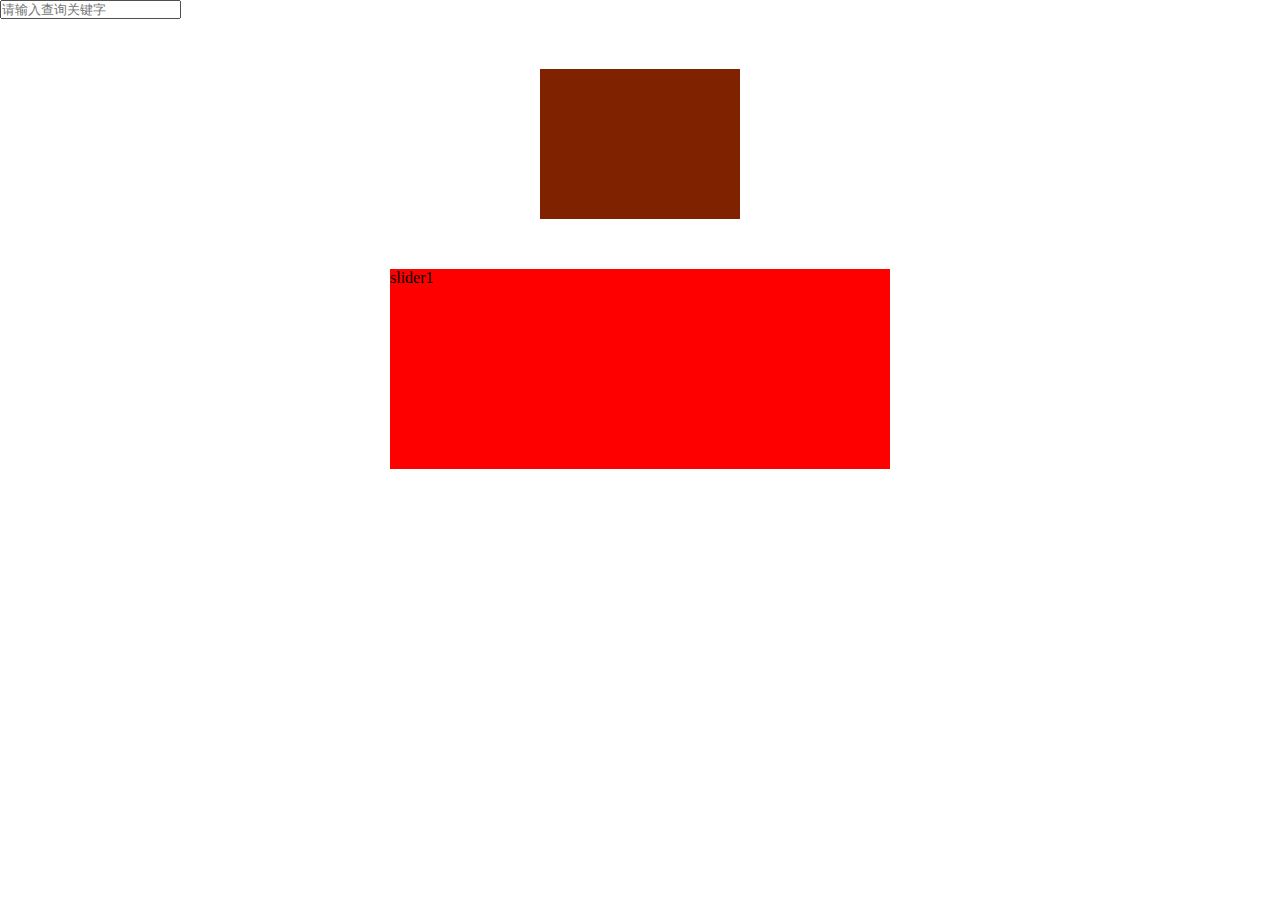
<file: requireJS/index.html>
<!DOCTYPE html>
<html>
	<head>
		<meta charset="utf-8" />
		<title>yintao222233333</title>
	</head>
	<style type="text/css">
		* {
			margin: 0;
			padding: 0;
		}
		html,
		body {
			width: 100%;
			height: 100%;
		}
		.box {
			margin: 50px auto;
			width: 200px;
			height: 150px;
			background-color: #f40;
			position: relative;
			overflow: hidden;
		}
		
		.box .cover {
			position: absolute;
			width: 200px;
			height: 150px;
			left: 0;
			top: 0;
			background: rgba(0, 0, 0, 0.5);
		}
	</style>
	<link rel="stylesheet" href="css/idangerous.swiper.css" />
	<link rel="stylesheet" type="text/css" href="css/jquery-ui.css"/>
	<script data-main="index.js" src="js/require.js"></script>
	
	<body>
		<input type="text" name="search" id="search" placeholder="请输入查询关键字" />
		<div class="box">
			<div class="cover">

			</div>
		</div>
		<div class="swiper-container">
			<div class="swiper-wrapper">
				<div class="swiper-slide" style="background: red;">slider1</div>
				<div class="swiper-slide" style="background: blue;">slider2</div>
				<div class="swiper-slide" style="background: blueviolet;">slider3</div>
			</div>
		</div>
	</body>
</html>
</file>
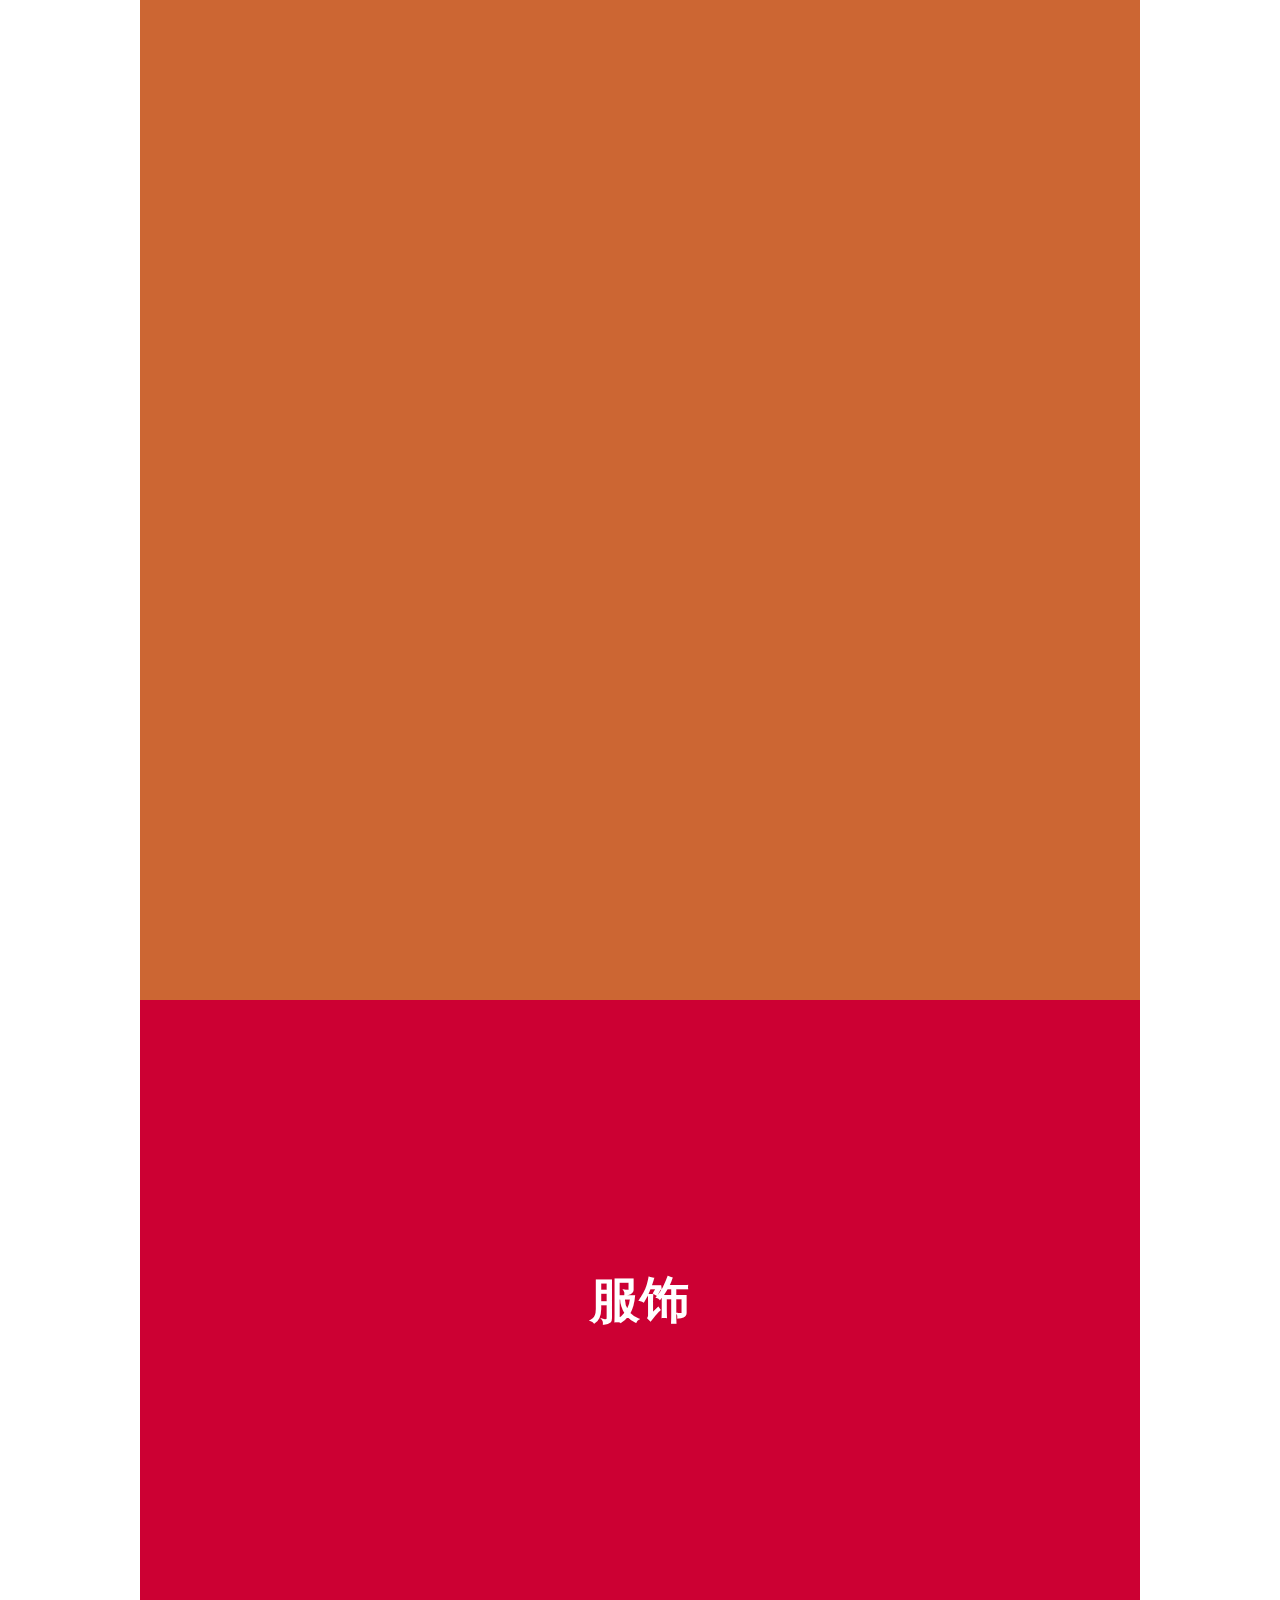
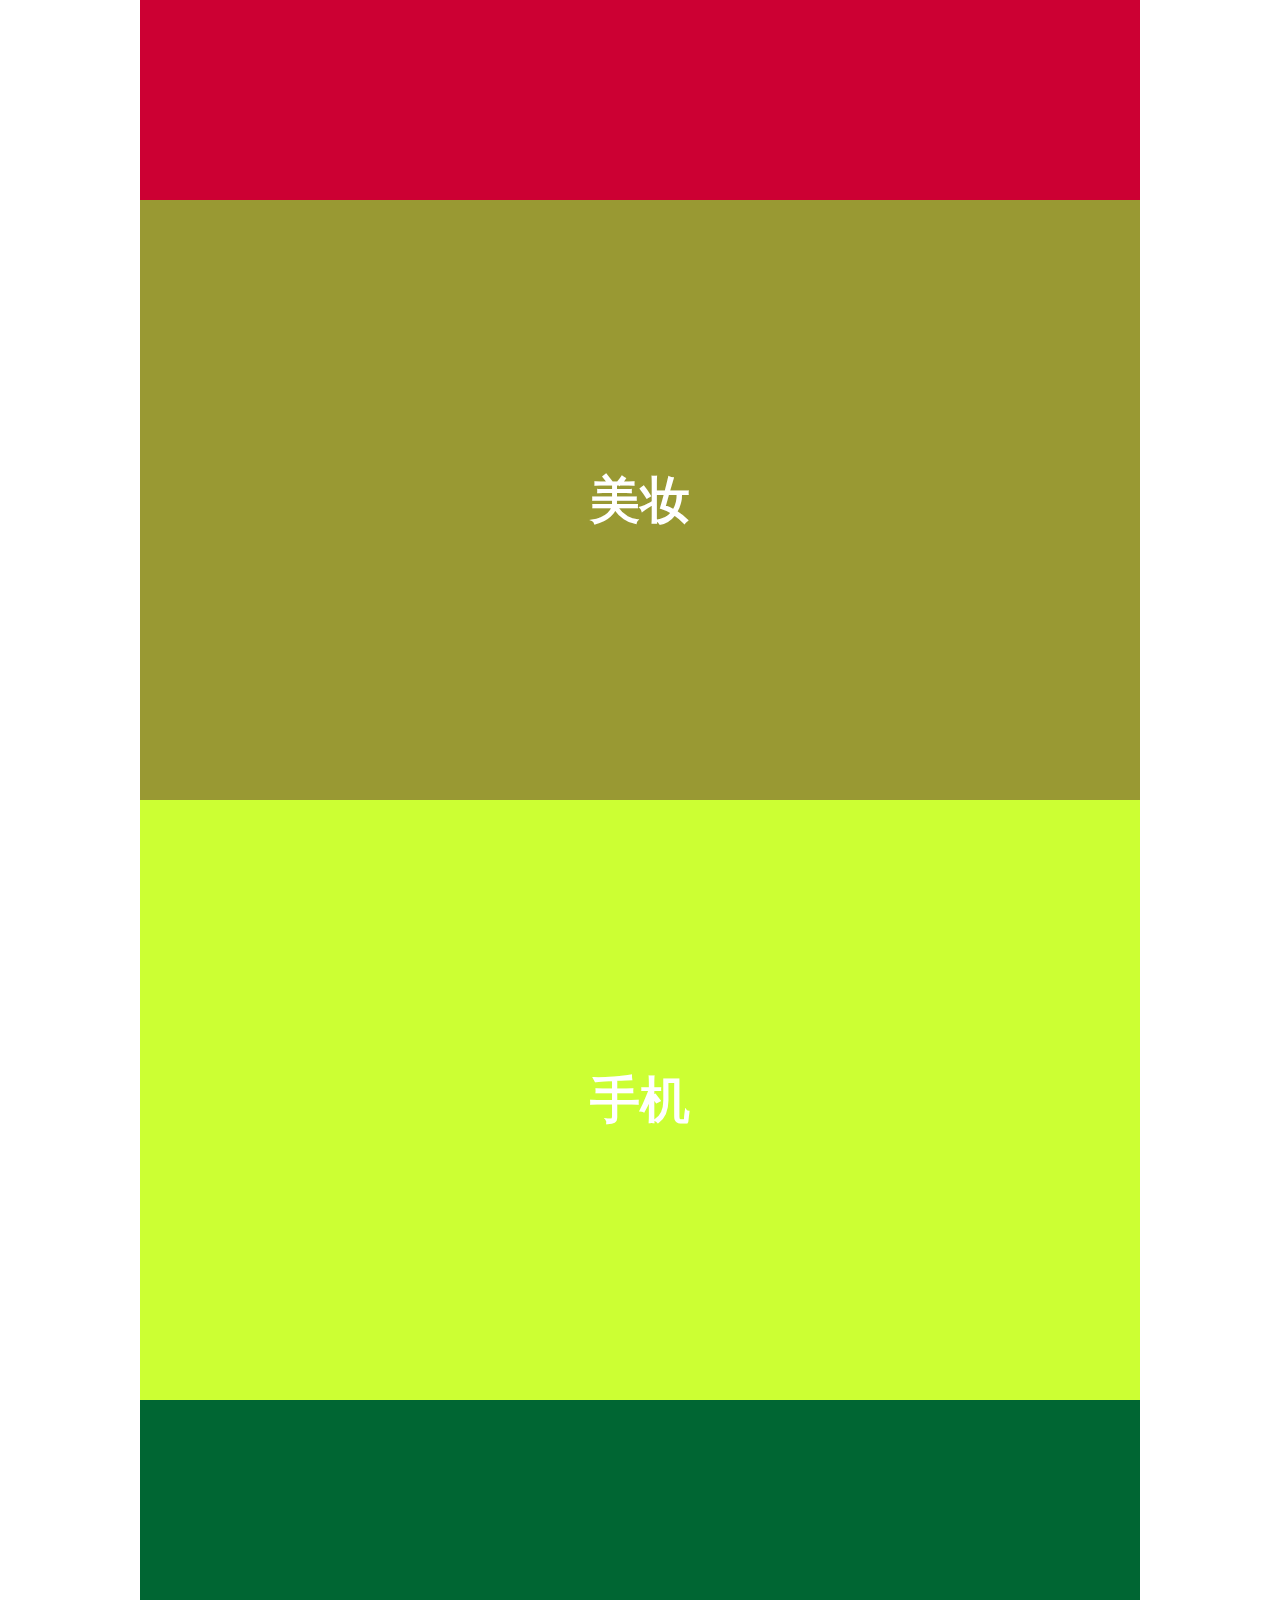
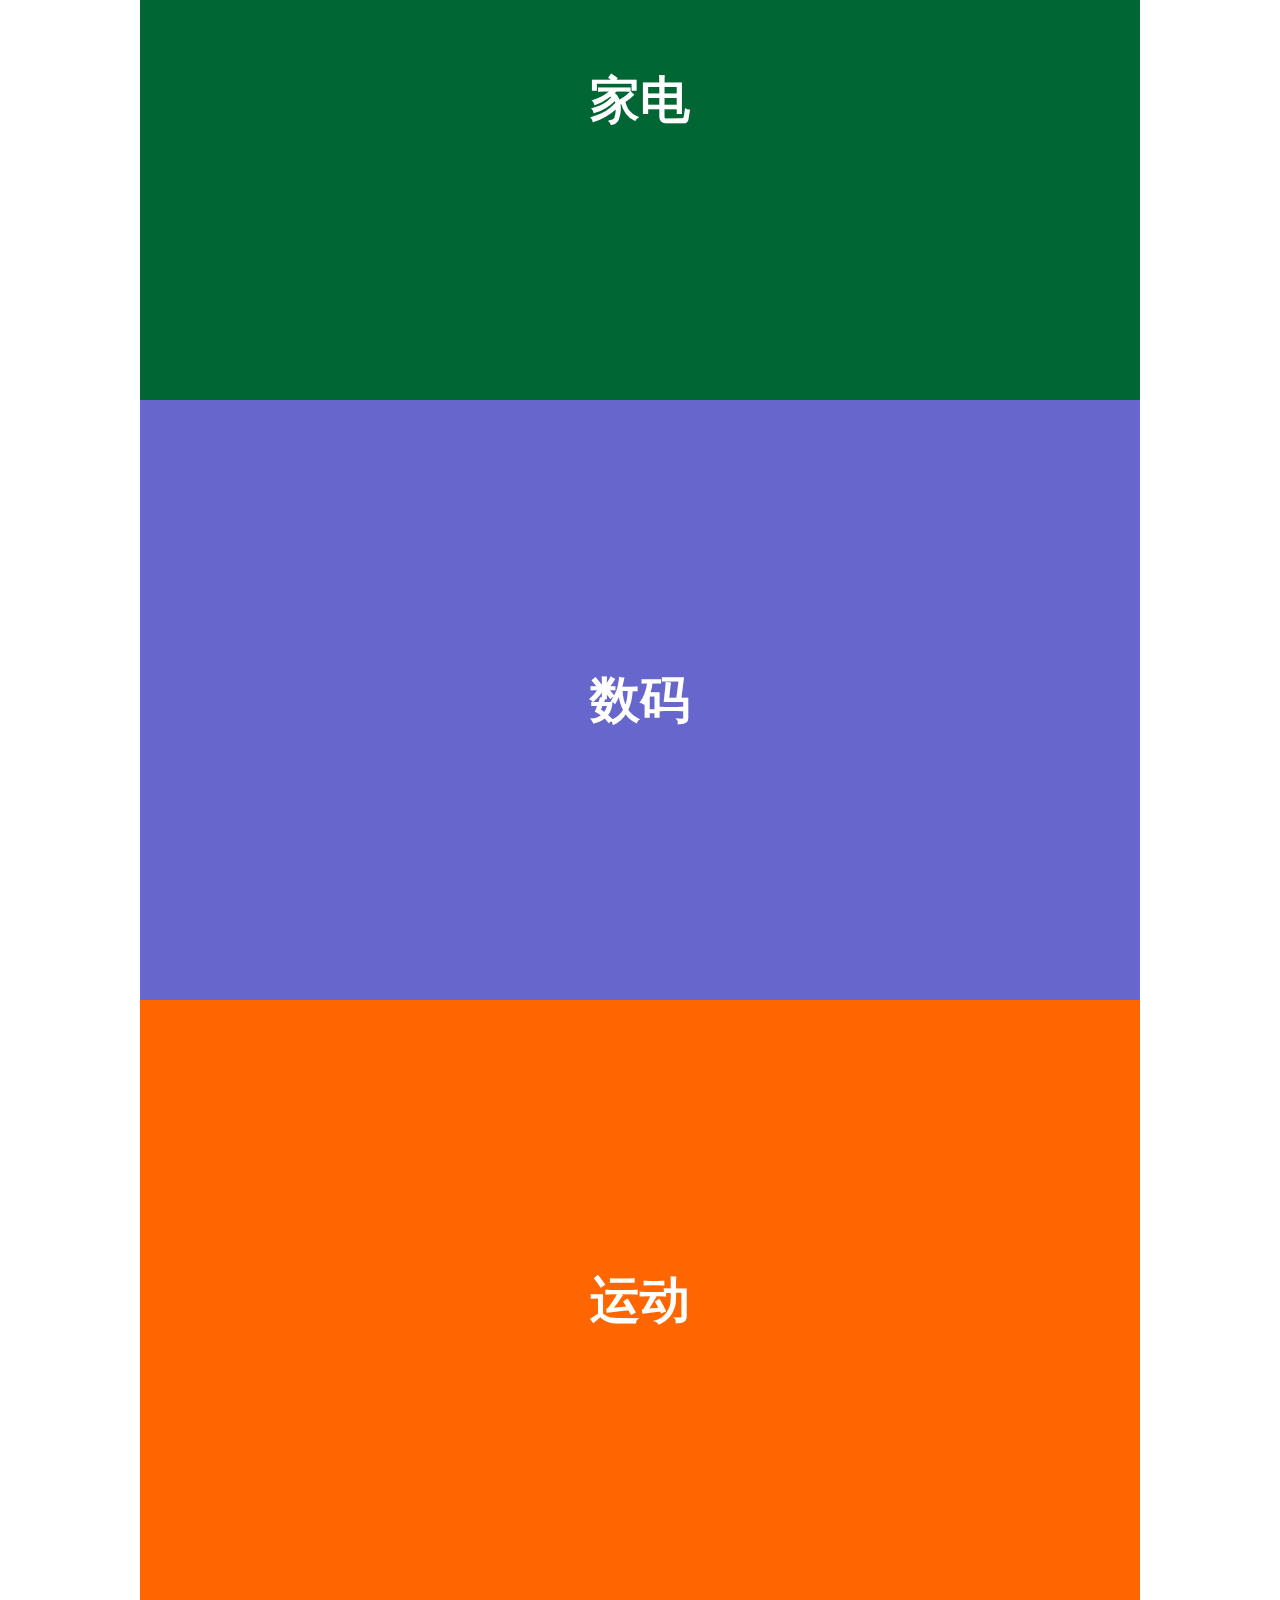
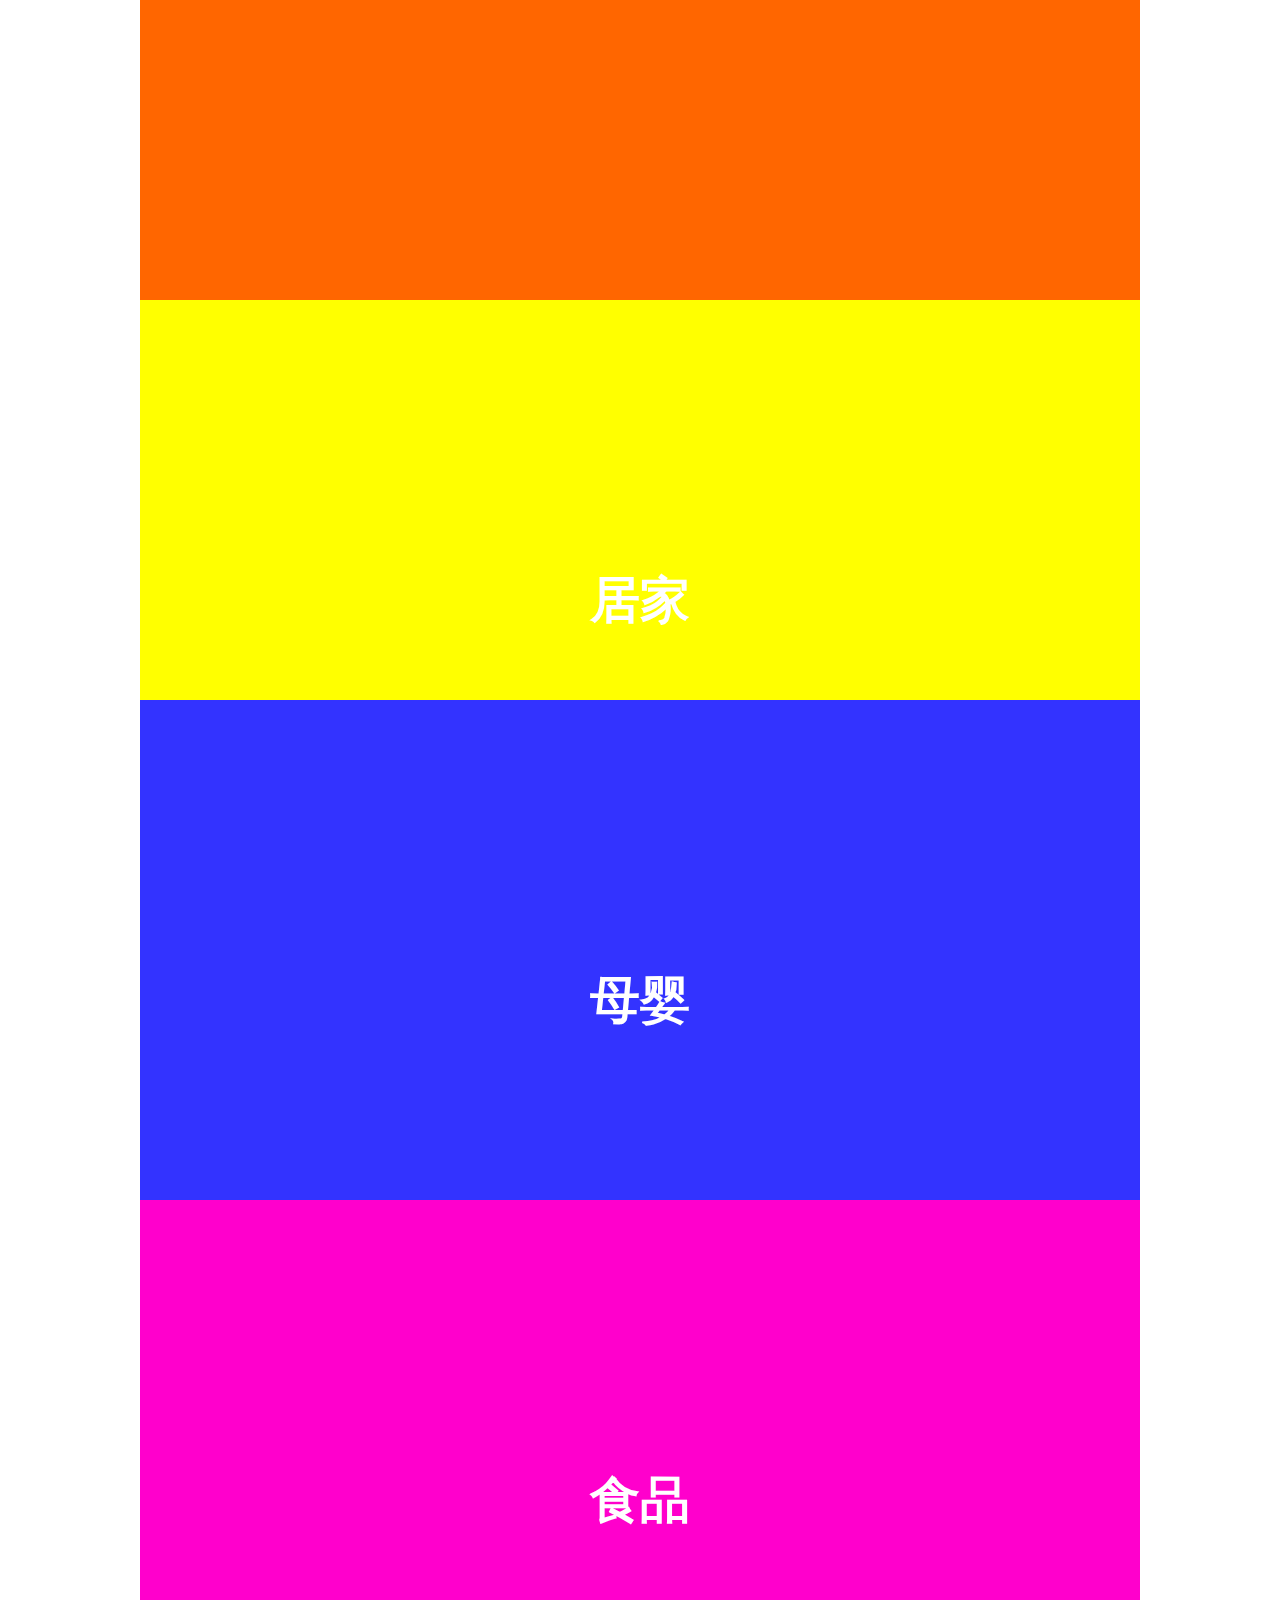
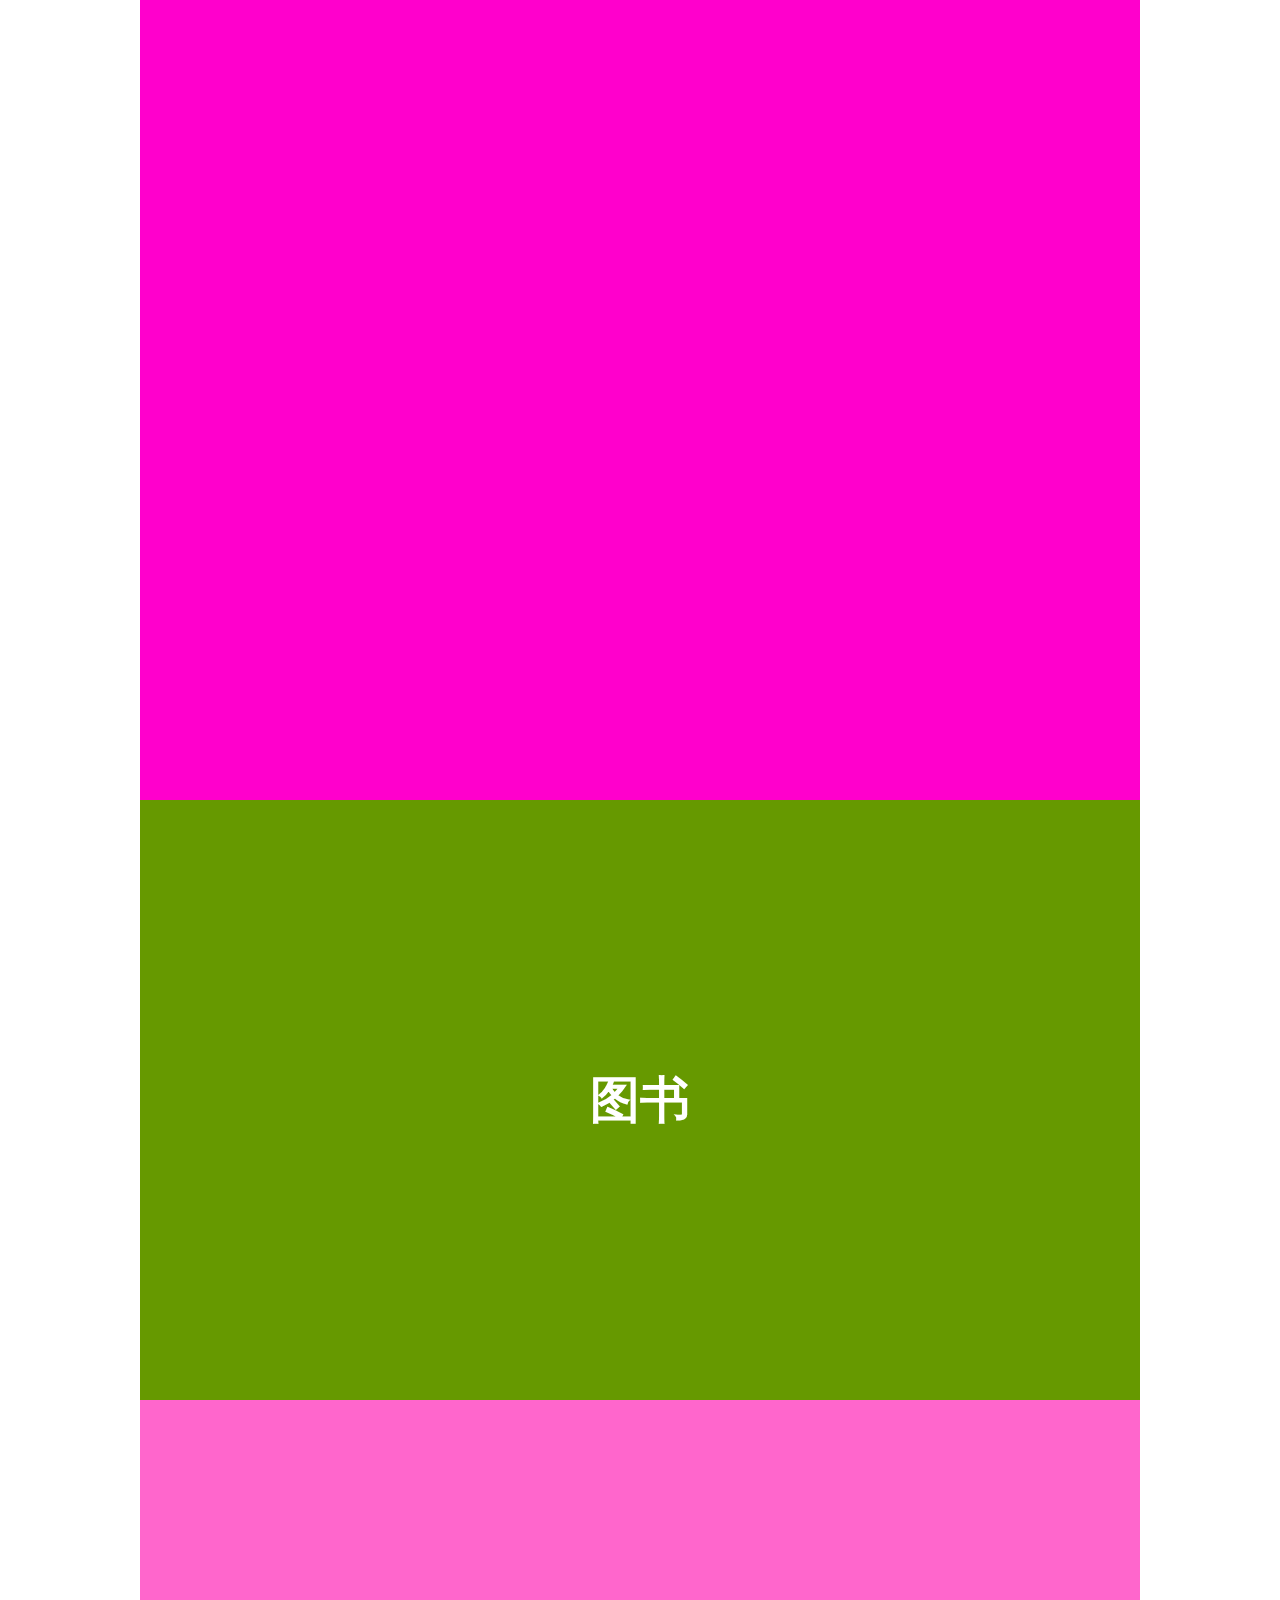
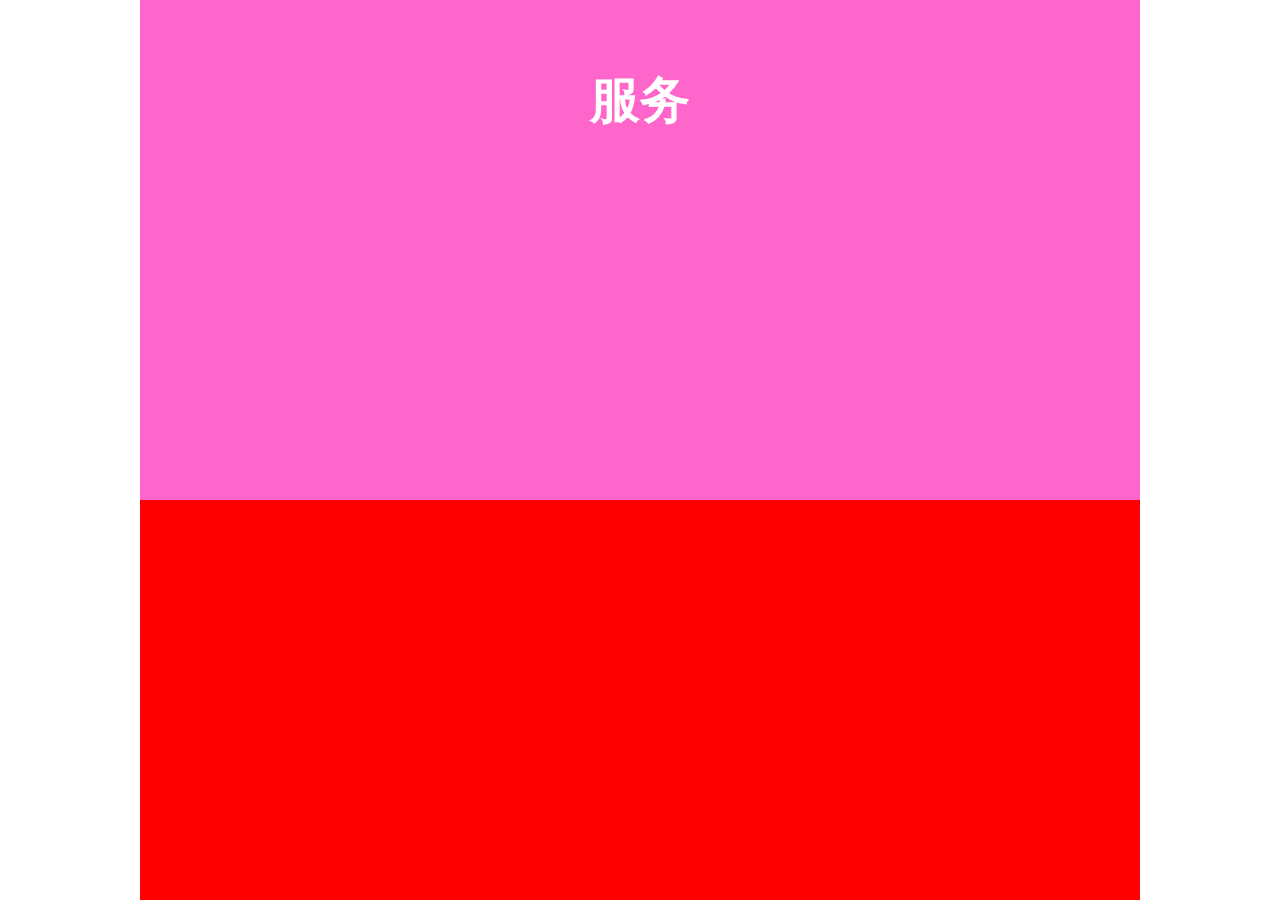
<file: 楼梯/index.html>
<!DOCTYPE html>
<html>

	<head>
		<meta charset="utf-8" />
		<title></title>
		<style type="text/css">
			* {
				margin: 0;
				padding: 0;
			}
			#LoutiNav {
				width: 32px;
				position: fixed;
				top: 150px;
				left: 50px;
				border: 1px solid #ddd;
				display: none;
			}
			#LoutiNav ul li {
				width: 32px;
				height: 32px;
				border-bottom: 1px dotted #DDDDDD;
				list-style: none;
				font-size: 12px;
				color: #666;
				text-align: center;
				line-height: 32px;
				position: relative;
				cursor: pointer;
			}
			#LoutiNav ul li span {
				width: 32px;
				height: 32px;
				position: absolute;
				top: 0;
				left: 0;
			}
			#LoutiNav ul li span {
				display: none;
			}
			#LoutiNav ul li.last {
				background: #C00;
				color: #fff;
				border-bottom: 1px solid #ddd;
			}
			#LoutiNav ul li:hover span {
				background: #c00;
				color: #fff;
				display: block;
			}
			#LoutiNav ul li:hover span.active {
				background: #c00;
				color: #fff;
				display: block;
			}
			#LoutiNav ul li span.active {
				background: #fff;
				color: #c00;
				display: block;
			}
			#header {
				width: 1000px;
				height: 1000px;
				background: #cc6633;
				margin: 0 auto;
			}
			#main {
				width: 1000px;
				background: #66ff66;
				margin: 0 auto;
			}
			#main .Louti {
				
				height: 600px;
				width: 1000px;
				font-size: 50px;
				color: #fff;
				font-weight: bold;
				text-align: center;
				line-height: 600px;
			}
			#footer {
				width: 1000px;
				height: 400px;
				background: red;
				margin: 0 auto;
			}
		</style>

	</head>

	<body>
		<div id="LoutiNav">
			<ul>
				<li class="hover">1F <span>服饰</span> </li>
				<li>2F <span>美妆</span> </li>
				<li>3F <span>手机</span> </li>
				<li>4F <span>家电</span> </li>
				<li>5F <span>数码</span> </li>
				<li>6F <span>运动</span> </li>
				<li>7F <span>居家</span> </li>
				<li>8F <span>母婴</span> </li>
				<li>9F <span>食品</span> </li>
				<li>10F <span>图书</span> </li>
				<li>11F <span>服务</span> </li>
				<li class="last">Top</li>
			</ul>
		</div>
		
		<!--楼层内容开始-->
		
		<div id="header">

		</div>
		<div id="main">
			<div class="Louti" style="height:800px;background: #cc0033;">
				服饰
			</div>
			<div class="Louti" style="background: #999933;">
				美妆
			</div>
			<div class="Louti" style="background: #ccff33;">
				手机
			</div>
			<div class="Louti" style="background: #006633;">
				家电
			</div>
			<div class="Louti" style="background: #6666cc;">
				数码
			</div>
			<div class="Louti" style="height:900px;background: #ff6600;">
				运动
			</div>
			<div class="Louti" style="height:400px;background: #ffff00;">
				居家
			</div>
			<div class="Louti" style="height:500px;background: #3333ff;">
				母婴
			</div>
			<div class="Louti" style="height:1200px;background: #ff00cc;">
				食品
			</div>
			<div class="Louti" style="height:600px;background: #669900;">
				图书
			</div>
			<div class="Louti" style="height:700px;background: #ff66cc;">
				服务
			</div>

		</div>
		<div id="footer">

		</div>
		<!--楼层内容结束-->
		<script type="text/javascript" src="js/jquery-1.8.3.js"></script>

		<script type="text/javascript">
			
			$(function(){
				navlist_init();
				
				backtoTop();
				
				scroll();
				
			})
			
			function navlist_init(){
				var $navlist = $("#LoutiNav ul li");
				$navlist.not(":last").click(function(){
					console.log(1000+$(this).index()*600);
					$(this).siblings().find("span").removeClass("active");
					$(this).find("span").addClass("active");
					$("body").animate({scrollTop:$("#main div").eq($(this).index()).offset().top},1000);
				})
			}
			function backtoTop(){
				var backtoTop = $("#LoutiNav ul li:last");
				backtoTop.click(function(){
					$("body").animate({scrollTop:0},1000);
				})
			}
			function scroll(){
				$(window).scroll(function(){
					if($(this).scrollTop()>1000){
						$("#LoutiNav").fadeIn(500);
					}else{
						$("#LoutiNav").fadeOut(500);
					}
					var index = -1;
					$("#main div").each(function(){
						var rangetop = $(this).offset().top-(window.innerHeight - $(this).height()/2);
						var rangebottom = $(this).offset().top + $(this).height()/2 ;
						console.log(rangetop,rangebottom,$(window).scrollTop())
						if($(window).scrollTop()>rangetop && $(window).scrollTop()<rangebottom){
							console.log($(this));
							index = $(this).index();
						}
					})
					console.log(index);
					if(index!=-1){
						$("#LoutiNav ul li").eq(index).siblings().find("span").removeClass("active");
						$("#LoutiNav ul li").eq(index).find("span").addClass("active");
					}
				})
			}
		</script>
	</body>

	
	
	
	
	
	
	
	
	
	
	
	
	
	
</html>
</file>
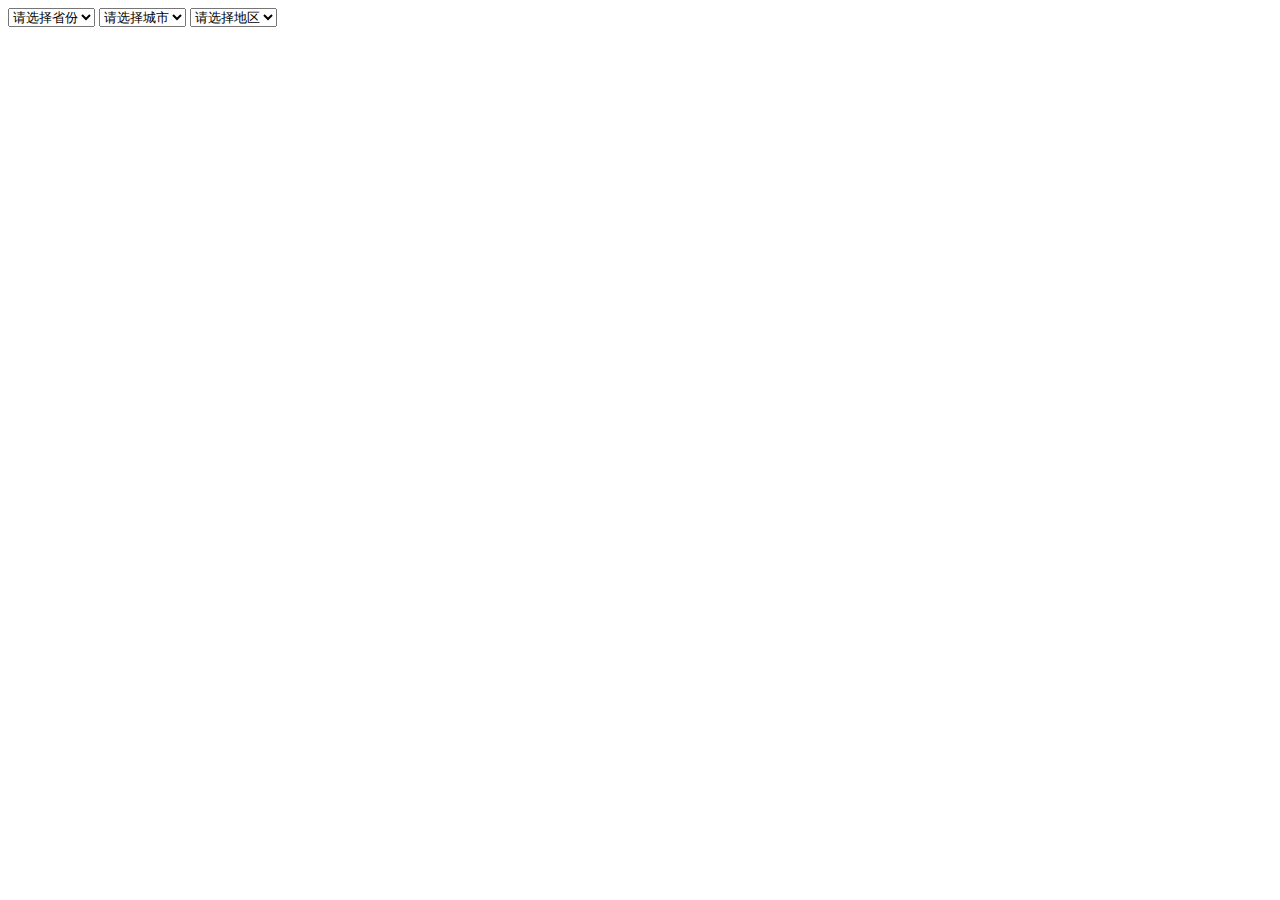
<file: requireJS/order.html>
<!DOCTYPE html>
<html>
	<head>
		<meta charset="UTF-8">
		<title></title>
	</head>
<script data-main="order.js" src="js/require.js" type="text/javascript" charset="utf-8"></script>
	<body>
		<div id="droplist">
			<select>
				<option value="0">请选择省份</option>
			</select>
			<select>
				<option value="0">请选择城市</option>
			</select>
			<select>
				<option value="0">请选择地区</option>
			</select>
		</div>
	</body>
</html>
</file>
